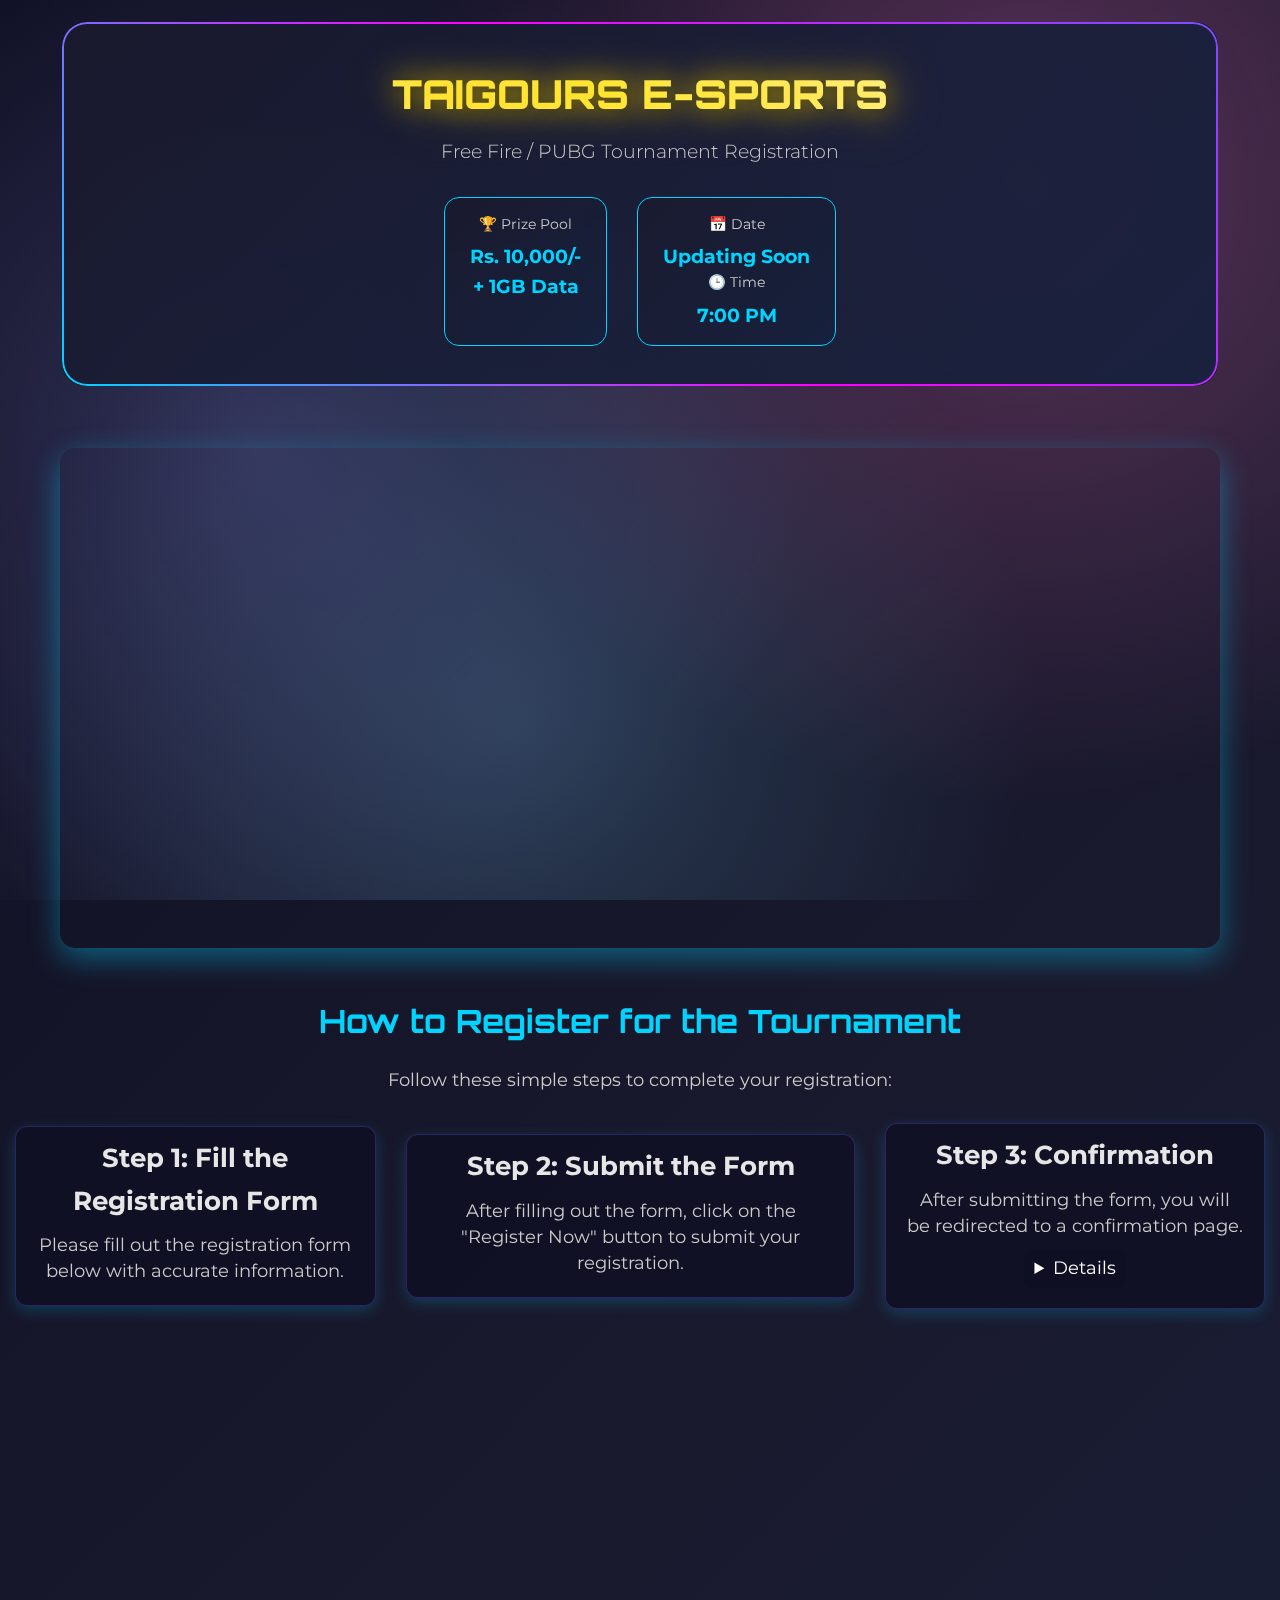
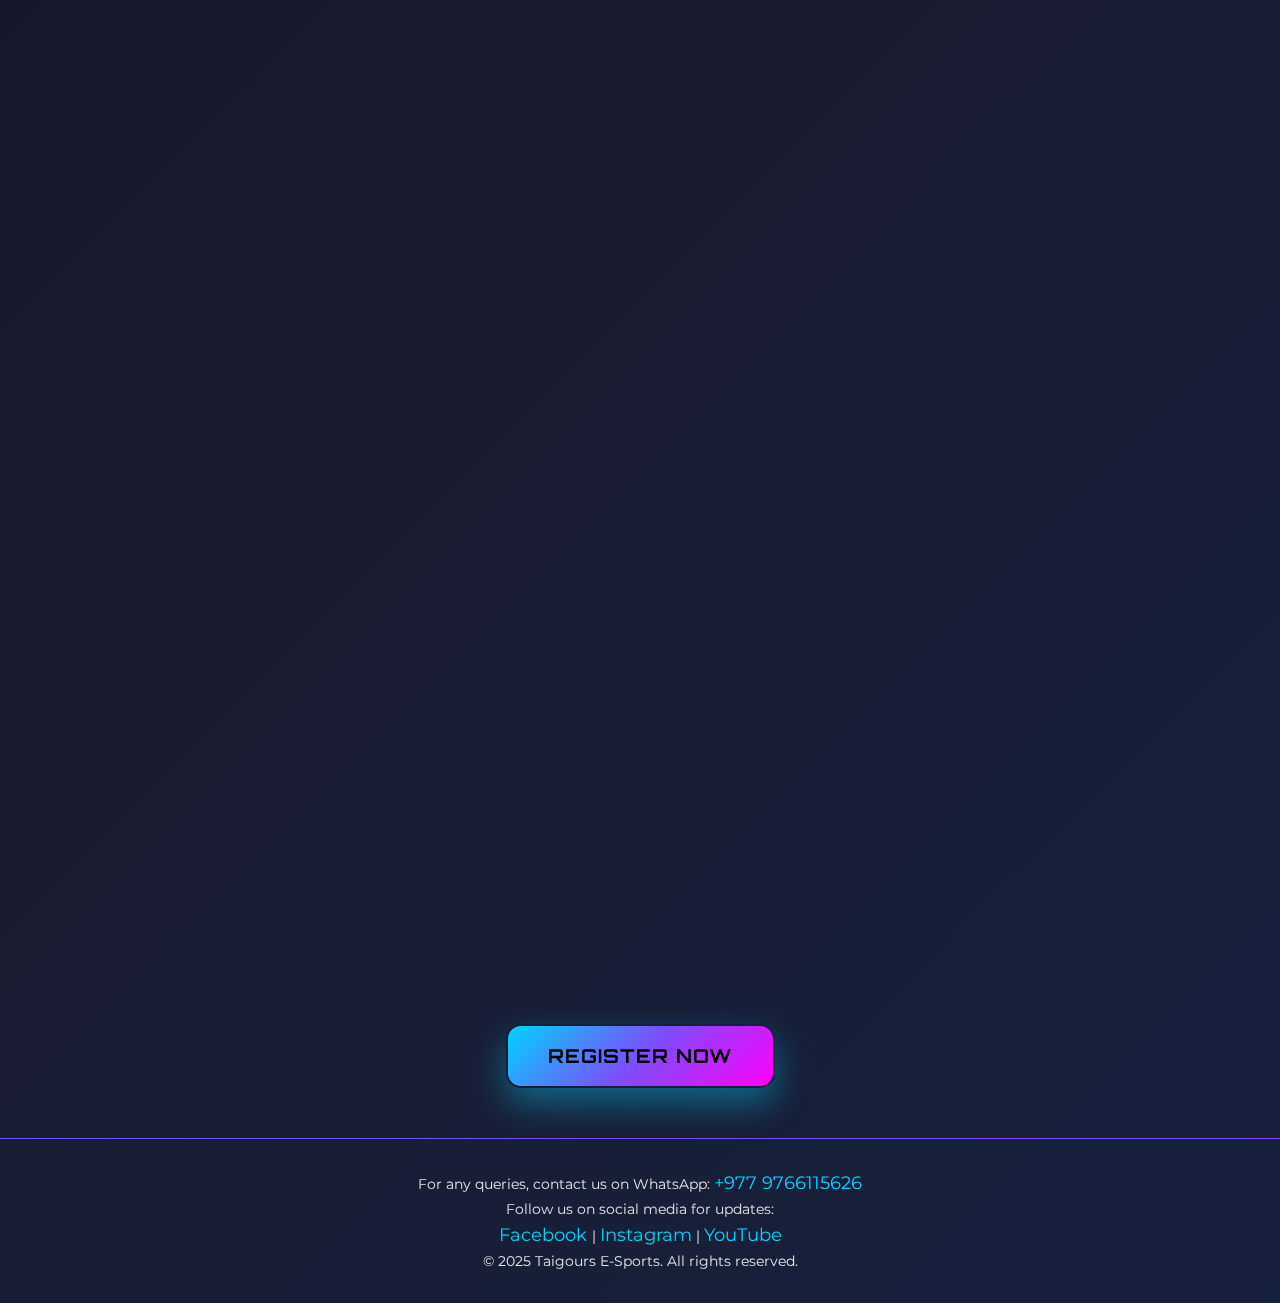
<file: index.html>
<!DOCTYPE html>
<html lang="en">
<head>
    <meta charset="UTF-8">
    <meta name="viewport" content="width=device-width, initial-scale=1.0">
    <title>Tournament Registration - Taigours E-Sports</title>
    <link rel="icon" href="assets/logo.png" type="image/x-icon">
    <link rel="preconnect" href="https://fonts.googleapis.com">
    <link rel="preconnect" href="https://fonts.gstatic.com" crossorigin>
    <link href="https://fonts.googleapis.com/css2?family=Orbitron:wght@400;700;900&family=Montserrat:wght@300;400;500;600;700&display=swap" rel="stylesheet">
    <link rel="stylesheet" href="styles.css">
</head>
<body>
    <div id="loadingScreen">
        <div class="loading-content">
            <img src="assets/logo.png" alt="Taigours Logo" class="loading-logo">
            <h1 class="loading-title">Taigours E-Sports</h1>
            <div class="loading-spinner"></div>
        </div>
    </div>

    <div class="container">
        <header class="header">
            <img src="assets/logo.png" alt="">
            <div class="logo">
                <h1>TAIGOURS E-SPORTS</h1>
                <p>Free Fire / PUBG Tournament Registration</p>
            </div>
            <div class="tournament-info">
                <div class="info-badge">
                    <span>🏆 Prize Pool</span>
                    <strong>Rs. 10,000/- <br>+ 1GB Data </strong>
                </div>
                <div class="info-badge">
                    <span>📅 Date</span>
                    <strong>Updating Soon</strong><br>
                    <span>🕒 Time</span>
                    <strong>7:00 PM</strong>
                </div>
            </div>
        </header>

       <!----> <div id="frame">
            <iframe  
            src="https://www.youtube.com/embed/bCcaErhe8as?si=i7AMwT86dqZQBBqg&autoplay=1&mute=1" 
            title="YouTube video player" 
            frameborder="0" 
            allow="accelerometer; autoplay; clipboard-write; encrypted-media; gyroscope; picture-in-picture; web-share" 
            referrerpolicy="strict-origin-when-cross-origin" 
            allow="autoplay; encrypted-media" 
            loading="lazy"
            allowfullscreen>
            </iframe>
        </div>
        </div>

        <div class="instruction">
            <h1>How to Register for the Tournament</h1>
            <p>Follow these simple steps to complete your registration:</p>
            <div class="steps">
            <div class="step1">
                <h2>Step 1: Fill the Registration Form</h2>
                <p>Please fill out the registration form below with accurate information.</p>
            </div>
            <div class="step2">
                <h2>Step 2: Submit the Form</h2>
                <p>After filling out the form, click on the "Register Now" button to submit your registration.</p>
           </div>
            <div class="step3">
                <h2>Step 3: Confirmation</h2>
                <p>After submitting the form, you will be redirected to a confirmation page. <details> To complete your registration, please click the "Continue to Chat" button on that page to send us a WhatsApp message confirming your participation.</details></p>
            </div>
         </div>
        </div>

        <main class="main-content">
            <form id="registrationForm" class="registration-form">
                <div class="form-section">
                    <h2>Player Information</h2>
                    <div class="form-grid">
                        <div class="form-group">
                            <label for="fullName">Full Name *</label>
                            <input type="text" id="fullName" name="fullName" required>
                            <span class="error-message" id="fullNameError"></span>
                        </div>
                        
                        <div class="form-group">
                            <label for="inGameName">In-Game Name *</label>
                            <input type="text" id="inGameName" name="inGameName" required>
                            <span class="error-message" id="inGameNameError"></span>
                        </div>
                        
                        <div class="form-group">
                            <label for="freeFireUID">Game ID *</label>
                            <input type="number" id="freeFireUID" name="freeFireUID" required>
                            <span class="error-message" id="freeFireUIDError"></span>
                        </div>
                        
                        <div class="form-group">
                            <label for="whatsappNumber">WhatsApp Number *</label>
                            <input type="tel" id="whatsappNumber" name="whatsappNumber" required>
                            <span class="error-message" id="whatsappNumberError"></span>
                        </div>
                        
                        <div class="form-group">
                            <label for="email">Email Address *</label>
                            <input type="email" id="email" name="email" required>
                            <span class="error-message" id="emailError"></span>
                        </div>
                        
                        <div class="form-group">
                            <label for="dateOfBirth">Date of Birth *</label>
                            <input type="date" id="dateOfBirth" name="dateOfBirth" required>
                            <span class="error-message" id="dateOfBirthError"></span>
                        </div>
                    </div>
                </div>

                <div class="form-section">
                    <h2>Location Details</h2>
                    <div class="form-grid">
                        <div class="form-group">
                            <label for="province">Province *</label>
                            <select id="province" name="province" required>
                                <option value="">Select Province</option>
                                <option value="Madhesh">Madhesh</option>
                                <option value="Bagmati">Bagmati</option>
                                <option value="Koshi">Koshi</option>
                                <option value="Gandaki">Gandaki</option>
                                <option value="Lumbini">Lumbini</option>
                                <option value="Karnali">Karnali</option>
                                <option value="Sudurpashchim">Sudurpashchim</option>
                            </select>
                            <span class="error-message" id="provinceError"></span>
                        </div>
                        
                        <div class="form-group">
                            <label for="city">City/Village *</label>
                            <input type="text" id="city" name="city" required>
                            <span class="error-message" id="cityError"></span>
                        </div>
                    </div>
                </div>

                <div class="form-section">
                    <h2>Tournament Details</h2>
                    <div class="form-grid">
                        <div class="form-group">
                            <label for="teamName">Team Name *</label>
                            <input type="text" id="teamName" name="teamName" required>
                            <span class="error-message" id="teamNameError"></span>
                        </div>
                        
                        <div class="form-group">
                            <label for="server">Server - <small> for Free Fire only</small></label>
                            <select id="server" name="server">
                                <option value="">Select Server</option>
                                <option value="India">India</option>
                                <option value="Bangladesh">Bangladesh</option>
                            </select>
                            <span class="error-message" id="serverError"></span>
                        </div>
                        
                        <div class="form-group">
                            <label for="referCode">Refer Code (Optional)</label>
                            <input type="text" id="referCode" name="referCode">
                        </div>
                    </div>
                    
                    <div class="form-group registration-type">
                        <label>Registration Type *</label>
                        <div class="radio-group">
                            <div class="radio-option">
                                <input type="radio" id="solo" name="registrationType" value="Solo" required>
                                <label for="solo">
                                    <span class="radio-custom"></span>
                                    <span class="radio-text">Solo</span>
                                </label>
                            </div>
                            <div class="radio-option">
                                <input type="radio" id="duo" name="registrationType" value="Duo" required>
                                <label for="duo">
                                    <span class="radio-custom"></span>
                                    <span class="radio-text">Duo</span>
                                </label>
                            </div>
                            <div class="radio-option">
                                <input type="radio" id="squad" name="registrationType" value="Squad" required>
                                <label for="squad">
                                    <span class="radio-custom"></span>
                                    <span class="radio-text">Squad</span>
                                </label>
                            </div>
                        </div>
                        <span class="error-message" id="registrationTypeError"></span>
                    </div>
                </div>

                <div class="form-section">
                    <div class="form-group checkbox-group">
                        <div class="checkbox-wrapper">
                            <input type="checkbox" id="acceptTerms" name="acceptTerms" required>
                            <label for="acceptTerms">
                                <span class="checkbox-custom"></span>
                                <span class="checkbox-text">I accept the <a href="Terms-and-Conditions.html">Terms & Conditions</a> *</span>
                            </label>
                        </div>
                        <span class="error-message" id="acceptTermsError"></span>
                    </div>
                </div>

                <div class="form-actions">
                    <button type="submit" class="submit-btn" id="submitBtn">
                        <span class="btn-text">Register Now</span>
                        <span class="btn-loader" id="btnLoader"></span>
                    </button>
                </div>
            </form>
        </main>

        <footer class="footer">
            <p>For any queries, contact us on WhatsApp: <a href="https://wa.me/9779766115626" target="_blank">+977 9766115626</a></p>
            <p>Follow us on social media for updates:</p>
            <p><a href="https://www.facebook.com/profile.php?id=61572485841102" target="_blank">Facebook </a> | <a href="https://www.instagram.com/taigours_esports" target="_blank">Instagram</a> | <a href="https://www.youtube.com/@TaigoursE-Sports" target="_blank">YouTube</a></p>
            <p>&copy; 2025 Taigours E-Sports. All rights reserved.</p>
        </footer>
    </div>

    <div class="success-modal" id="successModal">
        <div class="modal-content">
            <div class="success-icon">✅</div>
            <h3>Registration Successful!</h3>
            <p>Your tournament registration has been submitted successfully. You will receive a confirmation on WhatsApp shortly.</p>
            <p style="margin-top:10px;font-weight:600;color:#00d4ff;">Form submitted successfully! We will contact you very soon on WhatsApp.</p>
            <button class="modal-close" id="modalClose">Close</button>
        </div>
    </div>

    <script src="script.js"></script>
</body>
</html>
</file>
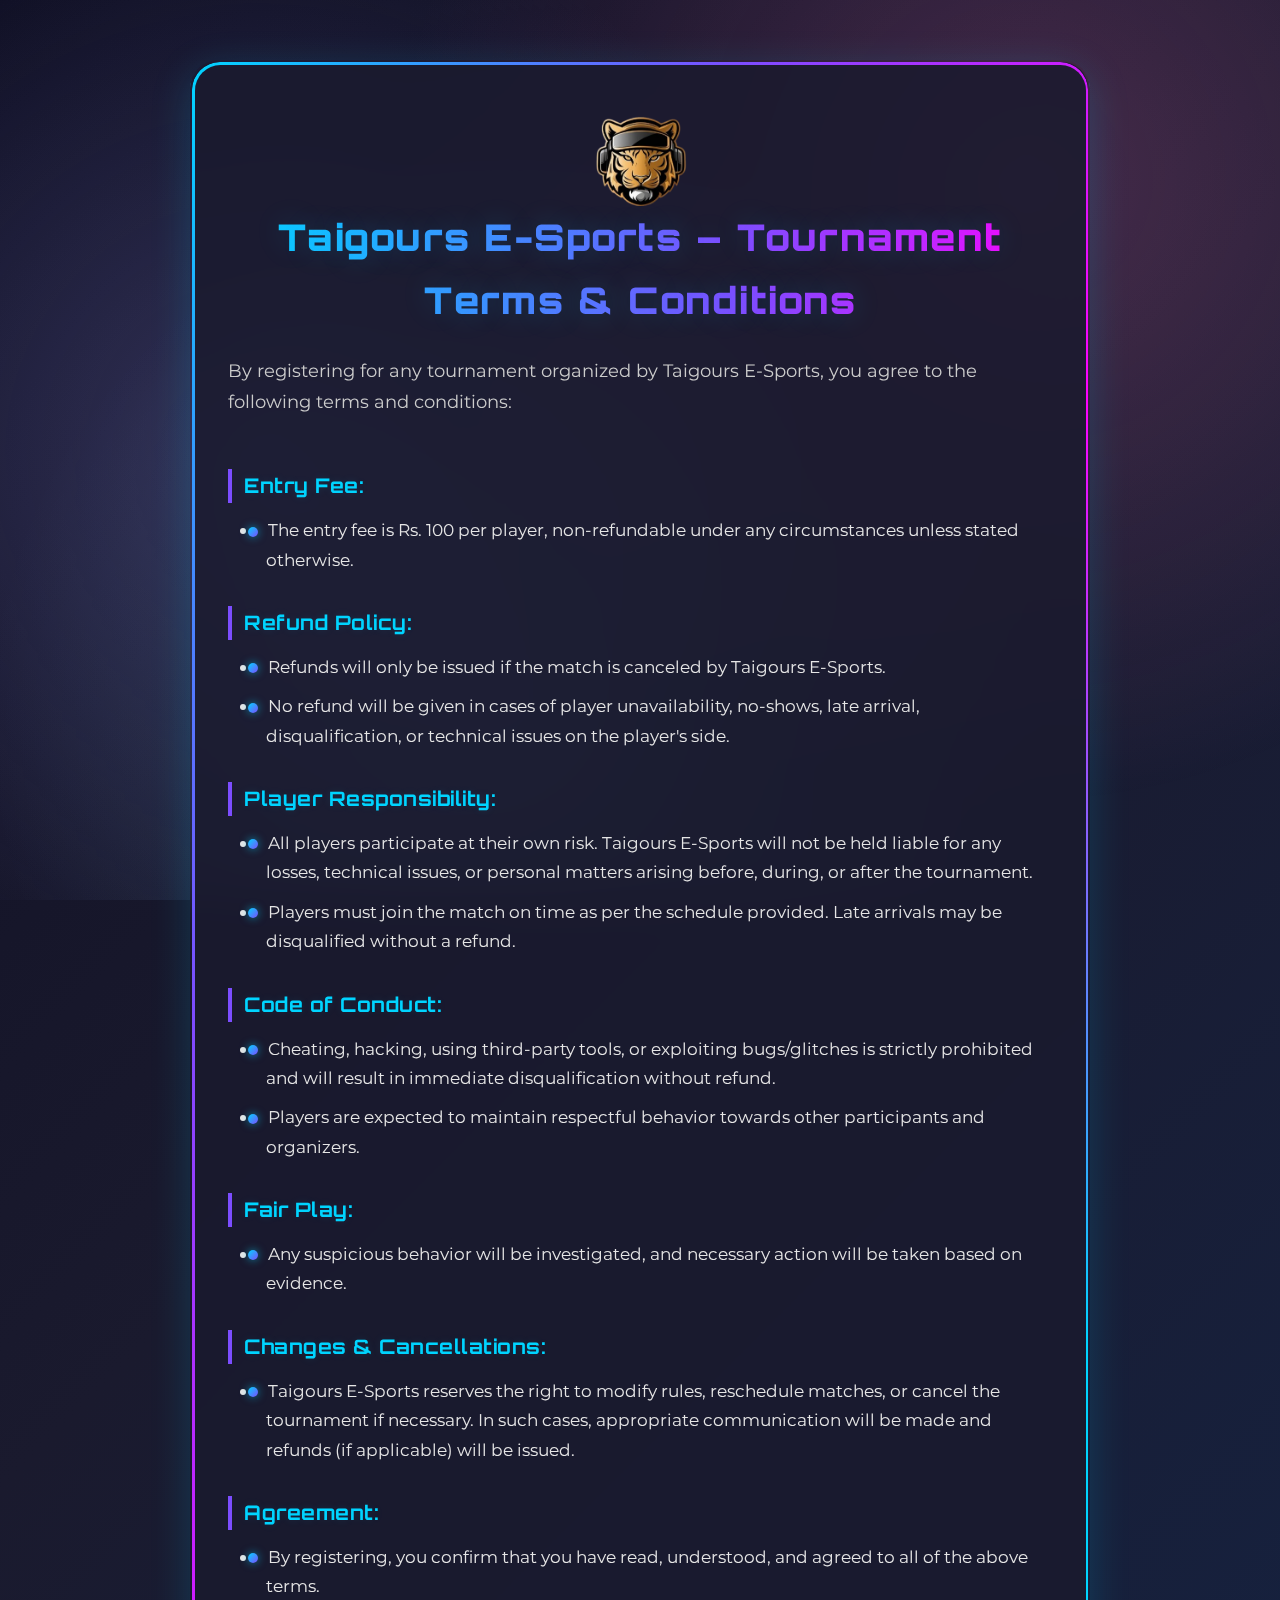
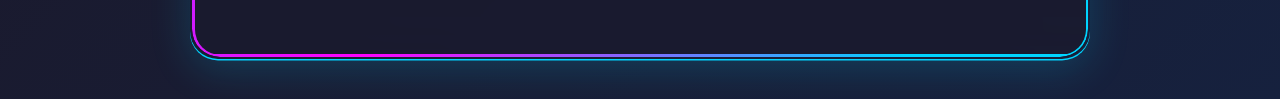
<file: Terms-and-Conditions.html>
<!DOCTYPE html>
<html lang="en">
<head>
    <meta charset="UTF-8">
    <meta name="viewport" content="width=device-width, initial-scale=1.0">
    <title>Terms and Conditions</title>
    <link rel="stylesheet" href="styles2.css">
    <link rel="icon" href="assets/logo.png" type="image/x-icon">
    <link rel="preconnect" href="https://fonts.googleapis.com">
    <link rel="preconnect" href="https://fonts.gstatic.com" crossorigin>
    <link href="https://fonts.googleapis.com/css2?family=Orbitron:wght@400;700;900&family=Montserrat:wght@300;400;500;600;700&display=swap" rel="stylesheet">
</head>
<body>
    
<div class="terms-container">
    <div class="main">
    <img src="assets/logo.png" alt="Taigours E-Sports Logo" class="logo">
    <img src="assets/logo.png" alt="Taigours E-Sports Logo" class="logo2">
    <h1>Taigours E-Sports – Tournament Terms &amp; Conditions</h1>
    <p>By registering for any tournament organized by Taigours E-Sports, you agree to the following terms and conditions:</p>
    </div>
    <h2>Entry Fee:</h2>
    <ul>
        <li>The entry fee is Rs. 100 per player, non-refundable under any circumstances unless stated otherwise.</li>
    </ul>
    
    <h2>Refund Policy:</h2>
    <ul>
        <li>Refunds will only be issued if the match is canceled by Taigours E-Sports.</li>
        <li>No refund will be given in cases of player unavailability, no-shows, late arrival, disqualification, or technical issues on the player's side.</li>
    </ul>
    
    <h2>Player Responsibility:</h2>
    <ul>
        <li>All players participate at their own risk. Taigours E-Sports will not be held liable for any losses, technical issues, or personal matters arising before, during, or after the tournament.</li>
        <li>Players must join the match on time as per the schedule provided. Late arrivals may be disqualified without a refund.</li>
    </ul>
    
    <h2>Code of Conduct:</h2>
    <ul>
        <li>Cheating, hacking, using third-party tools, or exploiting bugs/glitches is strictly prohibited and will result in immediate disqualification without refund.</li>
        <li>Players are expected to maintain respectful behavior towards other participants and organizers.</li>
    </ul>
    
    <h2>Fair Play:</h2>
    <ul>
        <li>Any suspicious behavior will be investigated, and necessary action will be taken based on evidence.</li>
    </ul>
    
    <h2>Changes &amp; Cancellations:</h2>
    <ul>
        <li>Taigours E-Sports reserves the right to modify rules, reschedule matches, or cancel the tournament if necessary. In such cases, appropriate communication will be made and refunds (if applicable) will be issued.</li>
    </ul>
    
    <h2>Agreement:</h2>
    <ul>
        <li>By registering, you confirm that you have read, understood, and agreed to all of the above terms.</li>
    </ul>
</div>
    
<script src="script.js"></script>
    
</body>
</html>
</file>
<file: styles.css>
/* Reset and base styles */
* {
    margin: 0;
    padding: 0;
    box-sizing: border-box;
}

body {
    font-family: 'Montserrat', sans-serif;
    background: linear-gradient(135deg, #0f0f23 0%, #1a1a2e 50%, #16213e 100%);
    color: #ffffff;
    min-height: 100vh;
    line-height: 1.6;
    overflow-x: hidden;
    position: relative;
}

body::before {
    content: '';
    position: fixed;
    top: 0;
    left: 0;
    width: 100%;
    height: 100%;
    background: radial-gradient(circle at 20% 50%, rgba(120, 119, 198, 0.3) 0%, transparent 50%),
                radial-gradient(circle at 80% 20%, rgba(255, 119, 198, 0.3) 0%, transparent 50%),
                radial-gradient(circle at 40% 80%, rgba(120, 219, 255, 0.2) 0%, transparent 50%);
    pointer-events: none;
    z-index: -1;
}

/* Container */
.container {
    max-width: 1200px;
    margin: 0 auto;
    padding: 20px;
    animation: fadeIn 1s ease-in-out;
}

@keyframes fadeIn {
    from { opacity: 0; transform: translateY(20px); }
    to { opacity: 1; transform: translateY(0); }
}

/* Header */
.header {
    text-align: center;
    margin-bottom: 40px;
    padding: 40px 0;
    background: linear-gradient(135deg, rgba(26, 26, 46, 0.9) 0%, rgba(22, 33, 62, 0.9) 100%);
    border-radius: 25px;
    border: 2px solid transparent;
    background-clip: padding-box;
    position: relative;
    animation: slideInDown 0.8s ease-out;
}

.header::before {
    content: '';
    position: absolute;
    top: 0;
    left: 0;
    right: 0;
    bottom: 0;
    border-radius: 25px;
    padding: 2px;
    background: linear-gradient(45deg, #00d4ff, #ff00ff, #7c4dff);
    -webkit-mask: linear-gradient(#fff 0 0) content-box, linear-gradient(#fff 0 0);
    -webkit-mask-composite: destination-out;
    mask: linear-gradient(#fff 0 0) content-box, linear-gradient(#fff 0 0);
    mask-composite: exclude;
}

.header img {
    width: 250px;
    height: auto;
    position: absolute;
    justify-content: center;
    align-items: center;
    top: 1rem;
    left: 50%;
    transform: translateX(-50%) translateY(30px);
    margin-bottom: 20px;
    z-index: -1;
    opacity: 0;
    pointer-events: none;
    animation: logoImgFadeIn 0.8s cubic-bezier(0.4,0,0.2,1) 0.2s forwards;
    animation-delay: 1.3s;
}

@keyframes logoImgFadeIn {
    from {
        opacity: 0;
    }
    to {
        opacity: 10;
    }
}

@keyframes slideInDown {
    from { opacity: 0; transform: translateY(-50px); }
    to { opacity: 1; transform: translateY(0); }
}

.logo h1 {
    font-family: 'Orbitron', monospace;
    font-size: 2.5rem;
    font-weight: 900;
    background: linear-gradient(45deg, #ffe44e 0%, #ffed4e 25%, #ffffff 50%, #ffed4e 75%, #ffd700 100%);
    -webkit-background-clip: text;
    -webkit-text-fill-color: transparent;
    background-clip: text;
    background-size: 200% 100%;
    animation: goldShine 3s ease-in-out infinite;
    text-shadow: 0 0 30px rgba(255, 215, 0, 0.8), 0 0 60px rgba(255, 215, 0, 0.4);
    margin-bottom: 10px;
    position: relative;
    filter: drop-shadow(2px 2px 4px rgba(0, 0, 0, 0.5));
}

@keyframes goldShine {
    0%, 100% {
        background-position: 0% 50%;
    }
    50% {
        background-position: 100% 50%;
    }
}

.logo p {
    font-size: 1.2rem;
    color: #cccccc;
    font-weight: 300;
}

.tournament-info {
    display: flex;
    justify-content: center;
    gap: 30px;
    margin-top: 30px;
    flex-wrap: wrap;
}

.info-badge {
    background: linear-gradient(135deg, rgba(26, 26, 46, 0.8) 0%, rgba(22, 33, 62, 0.8) 100%);
    padding: 15px 25px;
    border-radius: 15px;
    border: 1px solid #00d4ff;
    text-align: center;
    min-width: 150px;
    cursor: pointer;
    transition: all 0.3s ease;
    backdrop-filter: blur(10px);
}

.info-badge:hover {
    transform: translateY(-5px);
    box-shadow: 0 10px 30px rgba(0, 212, 255, 0.4);
    border-color: #7c4dff;
}

.info-badge span {
    display: block;
    font-size: 0.9rem;
    color: #cccccc;
    margin-bottom: 5px;
}

.info-badge strong {
    font-size: 1.2rem;
    color: #00d4ff;
    font-weight: 700;
}

#iframe {
    width: 100%;
    height: 500px;
    border: none;
    border-radius: 15px;
    box-shadow: 0 10px 30px rgba(0, 212, 255, 0.4);
    margin-top: 20px;
    animation: fadeIn 1s ease-in-out;
}

iframe {
    width: 100%;
    height: 500px;
    border: none;
    border-radius: 15px;
    box-shadow: 0 10px 30px rgba(0, 212, 255, 0.4);
    margin-top: 20px;
    animation: fadeIn 1s ease-in-out;
}

.instruction {
    display: flex;
    justify-content: center;
    flex-direction: column;
    text-align: center;
    margin-top: 20px;
    font-size: 1.1rem;
    color: #e6e6e6;
    animation: fadeIn 1s ease-in-out 0.5s both;
}

.instruction h1 {
    font-family: 'Orbitron', monospace;
    font-size: 2rem;
    color: #00d4ff;
    margin-bottom: 10px;
}

.instruction p {
    margin: 10px 0;
    line-height: 1.5;
    color: #cccccc;
}

.steps {
    display: flex;
    flex-direction: row;
    justify-content: center;
    align-items: center;
    margin-top: 20px;
}

.steps .step1, .step2, .step3 {
    margin: 0 15px;
    padding: 10px 20px;
    background: rgba(15, 15, 35, 0.8);
    border-radius: 12px;
    border: 1px solid rgba(124, 77, 255, 0.3);
    box-shadow: 0 5px 15px rgba(0, 212, 255, 0.2);
    cursor: pointer;
    transition: all 0.3s ease;
}

.steps .step1:hover, .instruction .step2:hover, .instruction .step3:hover {
    background: rgba(15, 15, 35, 0.9);
    border-color: #00d4ff;
    box-shadow: 0 10px 25px rgba(0, 212, 255, 0.3);
    transform: translateY(-2px);
}

.step3 details {
    display: inline-block;
    background: rgba(15, 15, 35, 0.6);
    padding: 5px 10px;
    border-radius: 8px;
    color: #ffffff;
    cursor: pointer;
    transition: all 0.3s ease;
}

.step3 details:hover {
    background: rgba(15, 15, 35, 0.8);
    box-shadow: 0 5px 15px rgba(0, 212, 255, 0.2);
    transform: translateY(-2px);
}


/* Main content */
.main-content {
    animation: slideInUp 0.8s ease-out 0.3s both;
    margin-top: 50px;
}

@keyframes slideInUp {
    from { opacity: 0; transform: translateY(50px); }
    to { opacity: 1; transform: translateY(0); }
}

/* Form sections */
.form-section {
    background: linear-gradient(135deg, rgba(26, 26, 46, 0.7) 0%, rgba(22, 33, 62, 0.7) 100%);
    padding: 30px;
    margin-bottom: 30px;
    border-radius: 20px;
    border: 1px solid rgba(124, 77, 255, 0.3);
    box-shadow: 0 15px 35px rgba(0, 0, 0, 0.4);
    backdrop-filter: blur(15px);
    transition: all 0.3s ease;
    position: relative;
    overflow: hidden;
}

.form-section::before {
    content: '';
    position: absolute;
    top: 0;
    left: -100%;
    width: 100%;
    height: 100%;
    background: linear-gradient(90deg, transparent, rgba(124, 77, 255, 0.1), transparent);
    transition: left 0.5s ease;
}

.form-section:hover::before {
    left: 100%;
}

.form-section:hover {
    border-color: rgba(0, 212, 255, 0.6);
    box-shadow: 0 20px 45px rgba(124, 77, 255, 0.2);
    transform: translateY(-2px);
}

.form-section h2 {
    font-family: 'Orbitron', monospace;
    font-size: 1.8rem;
    background: linear-gradient(45deg, #00d4ff, #7c4dff);
    -webkit-background-clip: text;
    -webkit-text-fill-color: transparent;
    background-clip: text;
    margin-bottom: 25px;
    text-align: center;
    position: relative;
    z-index: 1;
}

.form-section h2::after {
    content: '';
    position: absolute;
    bottom: -10px;
    left: 50%;
    transform: translateX(-50%);
    width: 60px;
    height: 3px;
    background: linear-gradient(90deg, #00d4ff, #7c4dff);
    border-radius: 2px;
    box-shadow: 0 0 10px rgba(0, 212, 255, 0.5);
}

/* Form grid */
.form-grid {
    display: grid;
    grid-template-columns: repeat(auto-fit, minmax(300px, 1fr));
    gap: 25px;
}

/* Form groups */
.form-group {
    position: relative;
}

.form-group label {
    display: block;
    margin-bottom: 8px;
    font-weight: 600;
    color: #00d4ff;
    font-size: 1rem;
    position: relative;
    z-index: 1;
}

.form-group input,
.form-group select {
    width: 100%;
    padding: 15px;
    background: rgba(15, 15, 35, 0.8);
    border: 2px solid rgba(124, 77, 255, 0.3);
    border-radius: 12px;
    color: #ffffff;
    font-size: 1rem;
    transition: all 0.3s ease;
    font-family: 'Montserrat', sans-serif;
    backdrop-filter: blur(10px);
    position: relative;
    z-index: 1;
}

.form-group input:focus,
.form-group select:focus {
    outline: none;
    border-color: #00d4ff;
    box-shadow: 0 0 25px rgba(0, 212, 255, 0.4), 0 0 50px rgba(124, 77, 255, 0.2);
    transform: translateY(-2px);
    background: rgba(15, 15, 35, 0.9);
}

.form-group input:hover,
.form-group select:hover {
    border-color: rgba(124, 77, 255, 0.5);
}

/* Registration type radio buttons */
.registration-type {
    grid-column: 1 / -1;
}

.radio-group {
    display: flex;
    gap: 20px;
    margin-top: 10px;
    flex-wrap: wrap;
}

.radio-option {
    flex: 1;
    min-width: 120px;
}

.radio-option input[type="radio"] {
    display: none;
}

.radio-option label {
    display: flex;
    align-items: center;
    gap: 10px;
    padding: 15px 20px;
    background: rgba(15, 15, 35, 0.6);
    border: 2px solid rgba(124, 77, 255, 0.3);
    border-radius: 12px;
    cursor: pointer;
    transition: all 0.3s ease;
    justify-content: center;
    backdrop-filter: blur(10px);
    position: relative;
    overflow: hidden;
}

.radio-option input[type="radio"]:checked + label {
    border-color: #00d4ff;
    background: linear-gradient(135deg, rgba(0, 212, 255, 0.1) 0%, rgba(124, 77, 255, 0.1) 100%);
    box-shadow: 0 0 25px rgba(0, 212, 255, 0.4);
    transform: scale(1.02);
}

.radio-custom {
    width: 20px;
    height: 20px;
    border: 2px solid rgba(124, 77, 255, 0.5);
    border-radius: 50%;
    position: relative;
    transition: all 0.3s ease;
}

.radio-option input[type="radio"]:checked + label .radio-custom {
    border-color: #00d4ff;
}

.radio-option input[type="radio"]:checked + label .radio-custom::after {
    content: '';
    position: absolute;
    top: 50%;
    left: 50%;
    transform: translate(-50%, -50%);
    width: 10px;
    height: 10px;
    background: #00d4ff;
    border-radius: 50%;
    box-shadow: 0 0 10px rgba(0, 212, 255, 0.6);
}

.radio-text {
    font-weight: 600;
    color: #ffffff;
}

/* Checkbox */
.checkbox-group {
    grid-column: 1 / -1;
}

.checkbox-wrapper {
    display: flex;
    align-items: center;
    gap: 15px;
    margin-top: 10px;
}

.checkbox-wrapper input[type="checkbox"] {
    display: none;
}

.checkbox-wrapper label {
    display: flex;
    align-items: center;
    gap: 15px;
    cursor: pointer;
    font-size: 1rem;
}

label a {
    color: #00d4ff;
    text-decoration: underline;
    transition: color 0.3s ease;
}

.checkbox-custom {
    width: 24px;
    height: 24px;
    border: 2px solid rgba(124, 77, 255, 0.5);
    border-radius: 6px;
    position: relative;
    transition: all 0.3s ease;
}

.checkbox-wrapper input[type="checkbox"]:checked + label .checkbox-custom {
    border-color: #00d4ff;
    background: linear-gradient(45deg, #00d4ff, #7c4dff);
    box-shadow: 0 0 15px rgba(0, 212, 255, 0.5);
}

.checkbox-wrapper input[type="checkbox"]:checked + label .checkbox-custom::after {
    content: '✓';
    position: absolute;
    top: 50%;
    left: 50%;
    transform: translate(-50%, -50%);
    color: #000;
    font-weight: bold;
    font-size: 14px;
}

.checkbox-text {
    color: #ffffff;
    font-weight: 500;
}

/* Error messages */
.error-message {
    color: #ff4444;
    font-size: 0.9rem;
    margin-top: 5px;
    display: block;
    min-height: 20px;
    font-weight: 500;
}

/* Submit button */
.form-actions {
    text-align: center;
    margin-top: 40px;
}

.submit-btn {
    background: linear-gradient(135deg, #00d4ff 0%, #7c4dff 50%, #ff00ff 100%);
    color: #000;
    border: none;
    padding: 18px 40px;
    font-size: 1.2rem;
    font-weight: 700;
    border-radius: 15px;
    cursor: pointer;
    transition: all 0.3s ease;
    font-family: 'Orbitron', monospace;
    text-transform: uppercase;
    letter-spacing: 1px;
    position: relative;
    overflow: hidden;
    min-width: 200px;
    box-shadow: 0 15px 35px rgba(0, 212, 255, 0.4);
    border: 2px solid transparent;
    background-clip: padding-box;
}

.submit-btn::before {
    content: '';
    position: absolute;
    top: 0;
    left: 0;
    right: 0;
    bottom: 0;
    border-radius: 15px;
    padding: 2px;
    background: linear-gradient(45deg, #00d4ff, #ff00ff, #7c4dff);
    -webkit-mask: linear-gradient(#fff 0 0) content-box, linear-gradient(#fff 0 0);
    -webkit-mask-composite: destination-out;
    mask: linear-gradient(#fff 0 0) content-box, linear-gradient(#fff 0 0);
    mask-composite: exclude;
    z-index: -1;
}

.submit-btn:hover {
    transform: translateY(-3px) scale(1.05);
    box-shadow: 0 20px 50px rgba(0, 212, 255, 0.6), 0 0 30px rgba(124, 77, 255, 0.4);
}

.submit-btn:active {
    transform: translateY(-1px) scale(1.02);
}

.submit-btn:disabled {
    opacity: 0.7;
    cursor: not-allowed;
    transform: none;
}

.btn-loader {
    display: none;
    width: 20px;
    height: 20px;
    border: 2px solid #000;
    border-top: 2px solid transparent;
    border-radius: 50%;
    animation: spin 1s linear infinite;
    margin-left: 10px;
}

@keyframes spin {
    0% { transform: rotate(0deg); }
    100% { transform: rotate(360deg); }
}

.submit-btn.loading .btn-text {
    display: none;
}

.submit-btn.loading .btn-loader {
    display: inline-block;
}

/* Loading Screen Styles */
#loadingScreen {
    position: fixed;
    top: 0; left: 0; right: 0; bottom: 0;
    width: 100vw;
    height: 100vh;
    background: linear-gradient(135deg, #0f0f23 0%, #1a1a2e 50%, #16213e 100%);
    z-index: 9999;
    display: flex;
    align-items: center;
    justify-content: center;
    transition: opacity 0.7s cubic-bezier(0.4,0,0.2,1);
}
#loadingScreen.fade-out {
    opacity: 0;
    pointer-events: none;
}
.loading-content {
    display: flex;
    flex-direction: column;
    align-items: center;
    justify-content: center;
    background: rgba(26, 26, 46, 0.92);
    border-radius: 24px;
    padding: 48px 36px 36px 36px;
    box-shadow: 0 10px 40px 0 rgba(0, 212, 255, 0.18);
    border: 2px solid #00d4ff44;
    animation: fadeIn 1s cubic-bezier(0.4,0,0.2,1);
}
.loading-logo {
    width: 120px;
    height: 120px;
    object-fit: contain;
    margin-bottom: 24px;
    filter: drop-shadow(0 0 30px #00d4ff44);
    border-radius: 18px;
}
.loading-title {
     font-family: 'Orbitron', monospace;
    font-size: 2.5rem;
    font-weight: 900;
    background: linear-gradient(45deg, #ffd700 0%, #ffed4e 25%, #ffffff 50%, #ffed4e 75%, #ffd700 100%);
    -webkit-background-clip: text;
    -webkit-text-fill-color: transparent;
    background-clip: text;
    background-size: 200% 100%;
    animation: goldShine 3s ease-in-out infinite;
    text-shadow: 0 0 30px rgba(255, 215, 0, 0.8), 0 0 60px rgba(255, 215, 0, 0.4);
    margin-bottom: 10px;
    position: relative;
    filter: drop-shadow(2px 2px 4px rgba(0, 0, 0, 0.5));
}
.loading-spinner {
    width: 48px;
    height: 48px;
    border: 5px solid #00d4ff44;
    border-top: 5px solid #00d4ff;
    border-radius: 50%;
    animation: spin 1s linear infinite;
    margin-top: 10px;
}

/* Footer */
.footer {
    border-top: #7c4dff 1px solid;
    text-align: center;
    margin-top: 50px;
    padding: 30px 0;
    color: #e6e6e6;
    font-size: 0.9rem;
    animation: slideInUp 0.8s ease-out 0.5s both;
}

.footer a {
    font-size: large;
    color: #00d4ff;
    text-decoration: none;
    transition: color 0.3s ease;
}

/* Success modal */
.success-modal {
    position: fixed;
    top: 0;
    left: 0;
    width: 100%;
    height: 100%;
    background: rgba(0, 0, 0, 0.8);
    display: none;
    justify-content: center;
    align-items: center;
    z-index: 1000;
    backdrop-filter: blur(5px);
}

.modal-content {
    background: linear-gradient(135deg, rgba(26, 26, 46, 0.9) 0%, rgba(22, 33, 62, 0.9) 100%);
    padding: 40px;
    border-radius: 20px;
    text-align: center;
    max-width: 500px;
    width: 90%;
    border: 2px solid #00d4ff;
    box-shadow: 0 25px 70px rgba(0, 212, 255, 0.4);
    backdrop-filter: blur(20px);
    animation: modalSlideIn 0.4s ease-out;
    position: relative;
}

@keyframes modalSlideIn {
    from { opacity: 0; transform: translateY(-50px) scale(0.9); }
    to { opacity: 1; transform: translateY(0) scale(1); }
}

.success-icon {
    font-size: 4rem;
    margin-bottom: 20px;
    animation: bounceIn 0.6s ease-out;
}

@keyframes bounceIn {
    0% { transform: scale(0); }
    50% { transform: scale(1.2); }
    100% { transform: scale(1); }
}

.modal-content h3 {
    font-family: 'Orbitron', monospace;
    font-size: 1.8rem;
    background: linear-gradient(45deg, #00d4ff, #7c4dff);
    -webkit-background-clip: text;
    -webkit-text-fill-color: transparent;
    background-clip: text;
    margin-bottom: 15px;
}

.modal-content p {
    color: #cccccc;
    margin-bottom: 30px;
    line-height: 1.6;
}

.modal-close {
    background: linear-gradient(135deg, #00d4ff 0%, #7c4dff 100%);
    color: #000;
    border: none;
    padding: 12px 30px;
    font-size: 1rem;
    font-weight: 600;
    border-radius: 10px;
    cursor: pointer;
    transition: all 0.3s ease;
    font-family: 'Montserrat', sans-serif;
    box-shadow: 0 5px 15px rgba(0, 212, 255, 0.3);
}

.modal-close:hover {
    transform: translateY(-2px);
    box-shadow: 0 8px 20px rgba(0, 212, 255, 0.5);
}

/* Responsive design */
@media (max-width: 768px) {
    .container {
        padding: 10px;
    }
    
    .header {
        padding: 20px 0;
    }
    
    .logo h1 {
        font-size: 2rem;
    }
    
    .tournament-info {
        flex-direction: column;
        gap: 15px;
    }
    
    .info-badge {
        min-width: auto;
    }

    #iframe {
        height: 400px;
    }

    iframe {
        height: 400px;
    }

    .instruction {
        flex-direction: column;
        gap: 10px;
    }

    .steps {
        flex-direction: column;
        align-items: center;
    }
    
    .form-grid {
        grid-template-columns: 1fr;
        gap: 20px;
    }
    
    .form-section {
        padding: 20px;
    }
    
    .radio-group {
        flex-direction: column;
        gap: 10px;
    }
    
    .radio-option {
        min-width: auto;
    }
    
    .submit-btn {
        width: 100%;
        padding: 15px;
    }
    
    .modal-content {
        width: 95%;
        padding: 30px 20px;
    }
}

@media (max-width: 480px) {
    .logo h1 {
        font-size: 1.8rem;
    }
    
    .logo p {
        font-size: 1rem;
    }
    
    .form-section h2 {
        font-size: 1.5rem;
    }
    
    .form-group input,
    .form-group select {
        padding: 12px;
    }
    
    .radio-option label {
        padding: 12px 15px;
    }
}

/* Smooth scrolling */
html {
    scroll-behavior: smooth;
}

/* Focus styles for accessibility */
input:focus,
select:focus,
button:focus,
.radio-option label:focus-within,
.checkbox-wrapper label:focus-within {
    outline: 2px solid #00d4ff;
    outline-offset: 2px;
}

/* Animation delays for staggered effect */
.form-section:nth-child(1) { animation-delay: 0.1s; }
.form-section:nth-child(2) { animation-delay: 0.2s; }
.form-section:nth-child(3) { animation-delay: 0.3s; }
.form-section:nth-child(4) { animation-delay: 0.4s; }
.form-section:nth-child(5) { animation-delay: 0.5s; }
</file>
<file: styles2.css>
/* Reset and base styles */
* {
    margin: 0;
    padding: 0;
    box-sizing: border-box;
}

body {
    font-family: 'Montserrat', sans-serif;
    background: linear-gradient(135deg, #0f0f23 0%, #1a1a2e 50%, #16213e 100%);
    color: #ffffff;
    min-height: 100vh;
    line-height: 1.7;
    overflow-x: hidden;
    position: relative;
}

body::before {
    content: '';
    position: fixed;
    top: 0;
    left: 0;
    width: 100%;
    height: 100%;
    background: radial-gradient(circle at 20% 50%, rgba(120, 119, 198, 0.3) 0%, transparent 50%),
                radial-gradient(circle at 80% 20%, rgba(255, 119, 198, 0.2) 0%, transparent 50%),
                radial-gradient(circle at 40% 80%, rgba(120, 219, 255, 0.15) 0%, transparent 50%);
    pointer-events: none;
    z-index: -1;
}

.terms-container {
    max-width: 900px;
    margin: 60px auto 40px auto;
    background: rgba(26, 26, 46, 0.85);
    border-radius: 28px;
    box-shadow: 0 10px 40px 0 rgba(0, 212, 255, 0.18), 0 1.5px 0 0 #00d4ff;
    padding: 48px 36px 36px 36px;
    border: 2.5px solid transparent;
    background-clip: padding-box;
    position: relative;
    overflow: hidden;
    backdrop-filter: blur(18px);
    animation: fadeIn 1s cubic-bezier(0.4,0,0.2,1);
}
.terms-container::before {
    content: '';
    position: absolute;
    inset: 0;
    border-radius: 28px;
    padding: 2.5px;
    background: linear-gradient(120deg, #00d4ff, #7c4dff, #ff00ff, #00d4ff 90%);
    -webkit-mask: linear-gradient(#fff 0 0) content-box, linear-gradient(#fff 0 0);
    -webkit-mask-composite: xor;
    mask: linear-gradient(#fff 0 0) content-box, linear-gradient(#fff 0 0);
    mask-composite: exclude;
    pointer-events: none;
    z-index: 0;
}

.main {
    display: flex;
    flex-direction: column;
    align-items: center;
    position: relative;
    z-index: 1;
}

.logo2 {
    display: flex;
    width: 100px;
    height: auto;
    opacity: 1;
}

.terms-container .logo {
    position: absolute;
    width: 500px;
    align-items: normal;
    height: auto;
    top: 50%;
    left: 50%;
    transform: translate(-50%, -50%);
    z-index: -1;
    opacity: 0;
    pointer-events: none;
    animation: logoImgFadeIn 0.8s cubic-bezier(0.4,0,0.2,1) 0.2s forwards;
    animation-delay: 1.3s;
}

@keyframes logoImgFadeIn {
    from {
        opacity: 0;
    }
    to {
        opacity: 0.1;
    }
}

@keyframes fadeIn {
    from { opacity: 0; transform: translateY(30px); }
    to { opacity: 1; transform: translateY(0); }
}

.logo-area {
    display: flex;
    justify-content: center;
    align-items: center;
    margin-bottom: 30px;
}


h1 {
    font-family: 'Orbitron', monospace;
    font-size: 2.3rem;
    font-weight: 900;
    background: linear-gradient(90deg, #00d4ff 0%, #7c4dff 60%, #ff00ff 100%);
    -webkit-background-clip: text;
    -webkit-text-fill-color: transparent;
    background-clip: text;
    margin-bottom: 25px;
    text-align: center;
    letter-spacing: 1.5px;
    text-shadow: 0 0 30px rgba(0, 212, 255, 0.18);
}

h2 {
    font-family: 'Orbitron', monospace;
    font-size: 1.25rem;
    color: #00d4ff;
    margin-top: 32px;
    margin-bottom: 12px;
    letter-spacing: 0.5px;
    text-shadow: 0 0 10px rgba(0, 212, 255, 0.10);
    border-left: 4px solid #7c4dff;
    padding-left: 12px;
}

ul {
    margin-left: 30px;
    margin-bottom: 20px;
}

ul li {
    margin-bottom: 10px;
    font-size: 1.08rem;
    color: #e6e6e6;
    padding-left: 8px;
    position: relative;
    line-height: 1.7;
}

ul li::before {
    content: '';
    display: inline-block;
    width: 10px;
    height: 10px;
    margin-right: 10px;
    margin-left: -18px;
    border-radius: 50%;
    background: linear-gradient(135deg, #00d4ff, #7c4dff);
    box-shadow: 0 0 8px #00d4ff99;
    vertical-align: middle;
}

p {
    margin-bottom: 20px;
    color: #cccccc;
    font-size: 1.12rem;
    text-align: left;
}

@media (max-width: 700px) {
    .terms-container {
        padding: 18px 6px 18px 6px;
        margin: 20px 4px;
    }
    h1 {
        font-size: 1.3rem;
    }
    h2 {
        font-size: 1.05rem;
        padding-left: 7px;
    }
    .logo-area img {
        width: 70px;
    }
}
</file>
